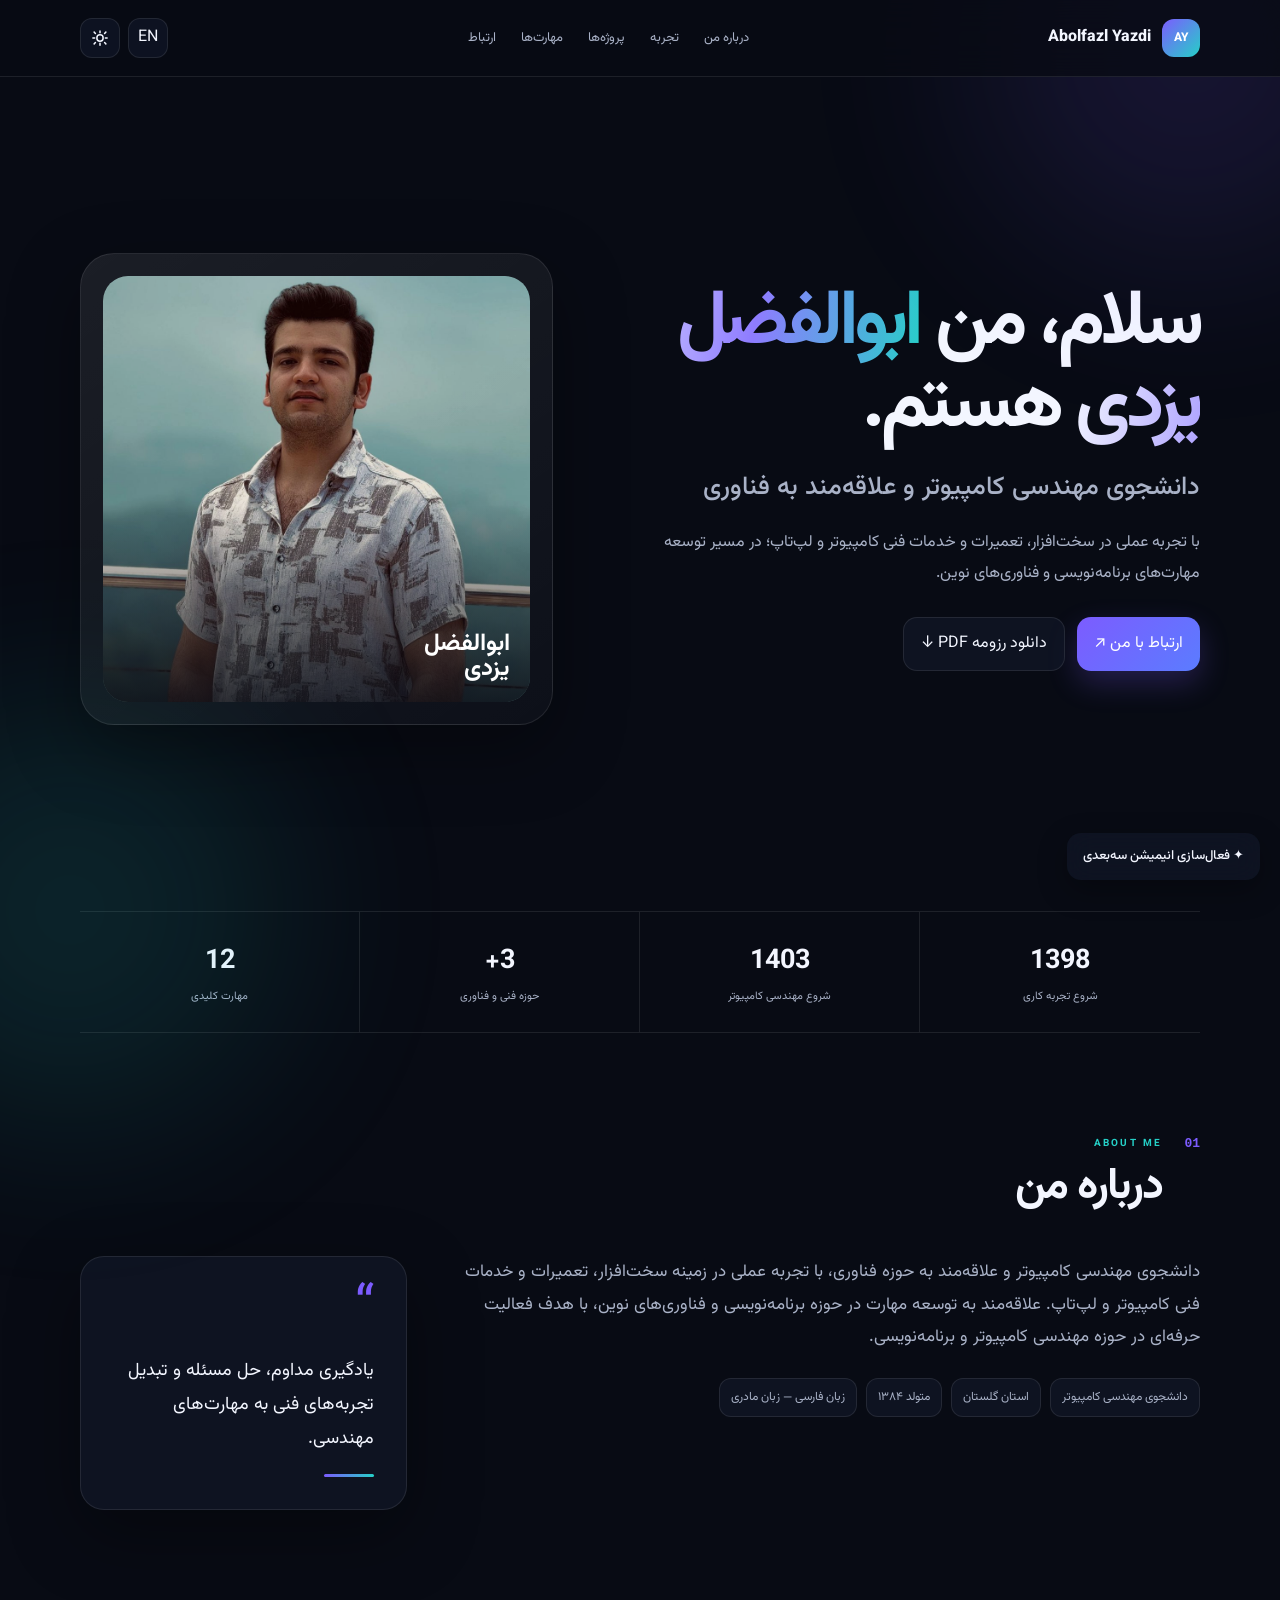
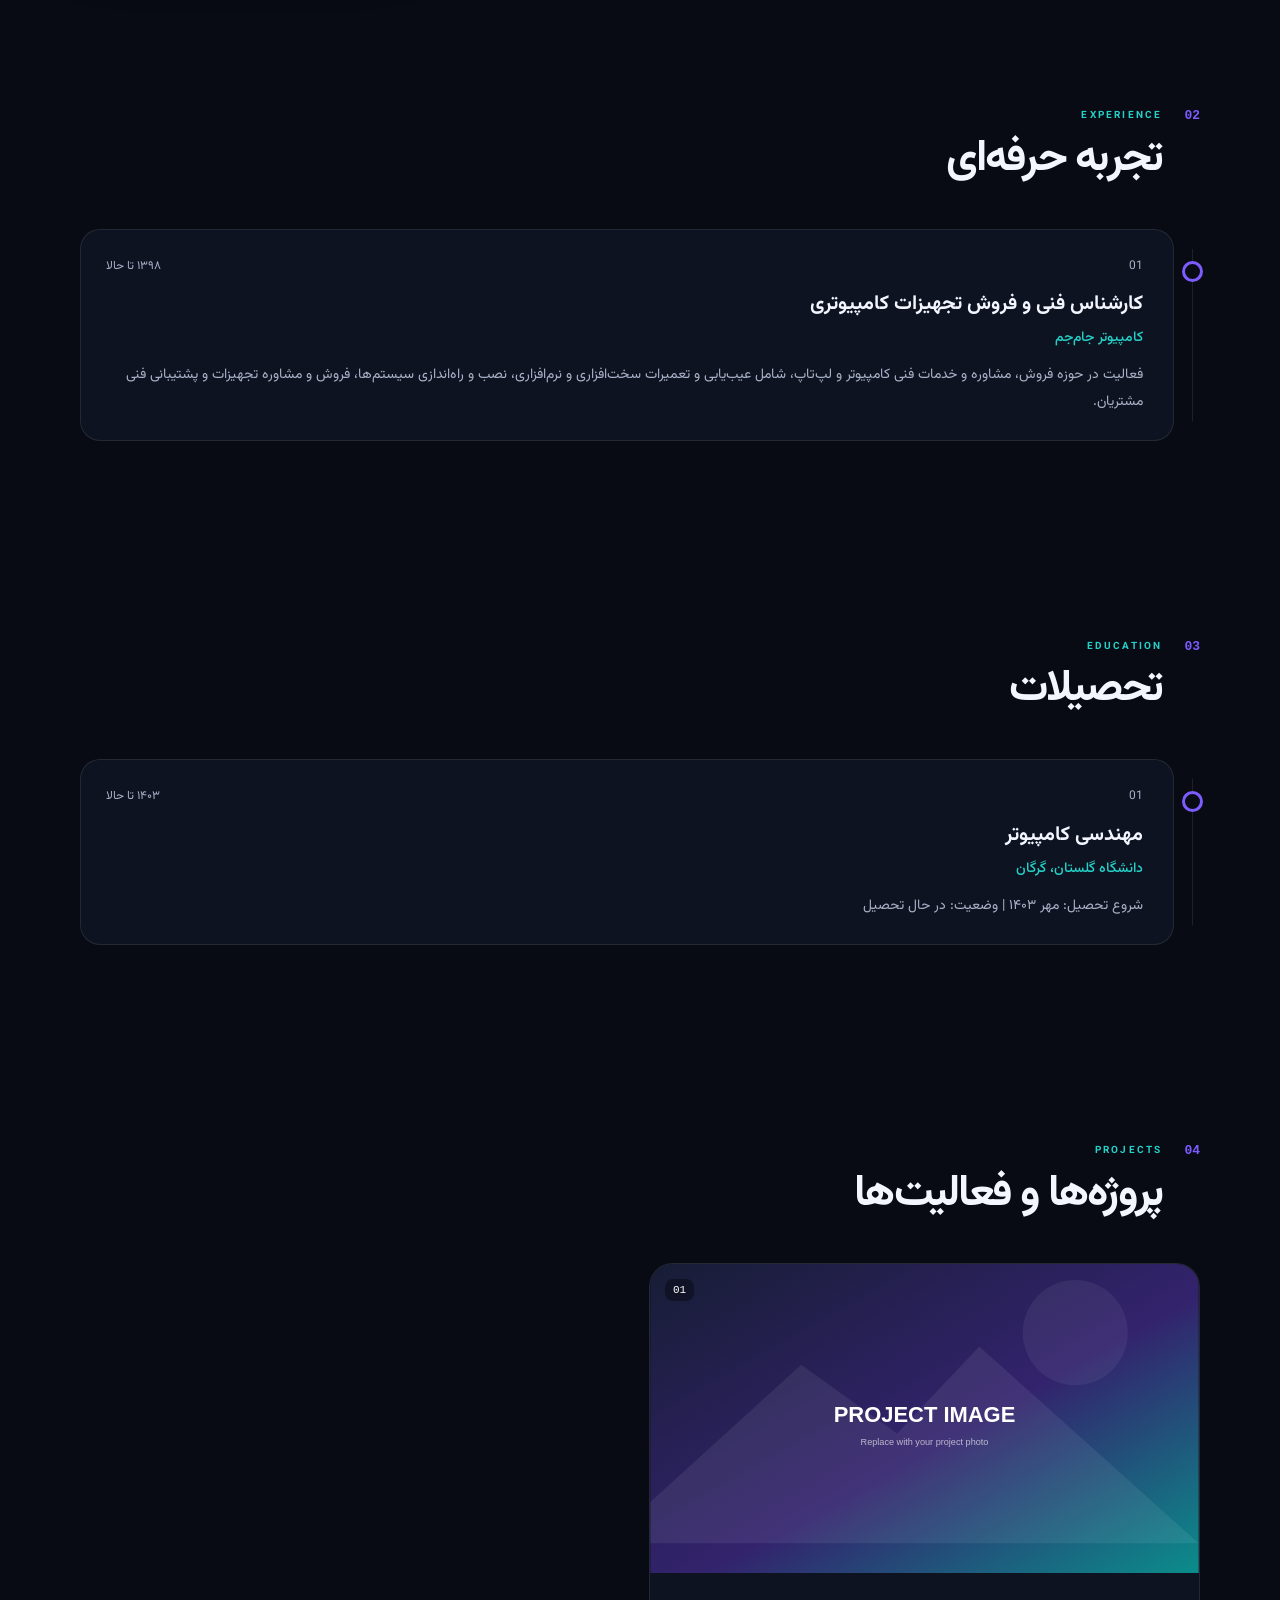
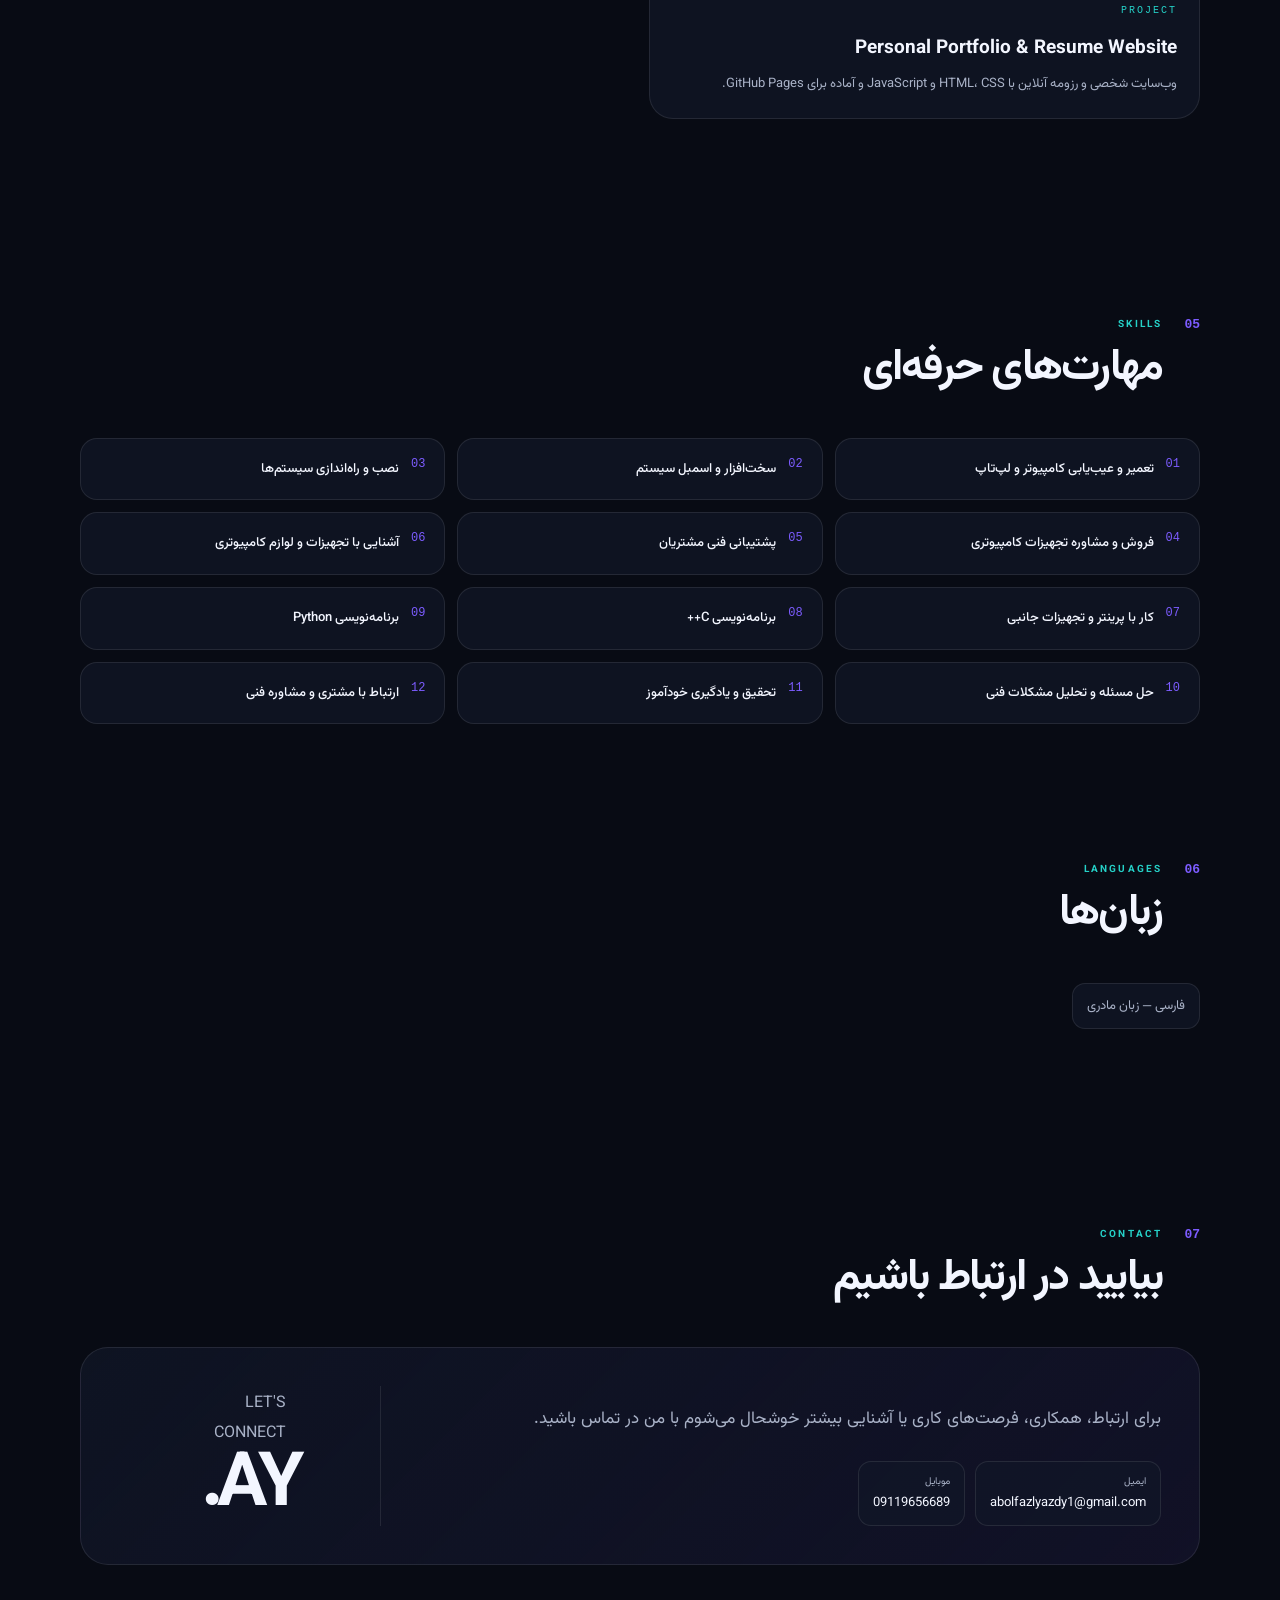
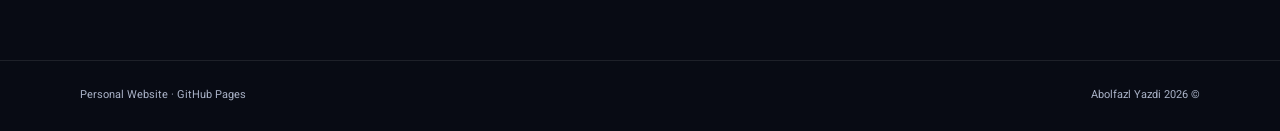
<file: index.html>
<!doctype html>
<html lang="fa" dir="rtl">
<head>
  <meta charset="utf-8">
  <meta name="google-site-verification" content="H2jRWzWPD08Bx3CznIB0a0OUBUmXRAevbCLT1VoNrnk" />
  <meta name="viewport" content="width=device-width, initial-scale=1">
  <title>ابوالفضل یزدی | Abolfazl Yazdi — دانشجوی مهندسی کامپیوتر، گرگان</title>
  <meta name="description" content="وب‌سایت رسمی ابوالفضل یزدی؛ دانشجوی مهندسی کامپیوتر دانشگاه گلستان (گرگان)، فعال حوزه سخت‌افزار، خدمات فنی کامپیوتر و علاقه‌مند به برنامه‌نویسی و فناوری.">
  <meta name="keywords" content="ابوالفضل یزدی, Abolfazl Yazdi, مهندسی کامپیوتر, برنامه نویسی, Python, C++, سخت افزار, تعمیر کامپیوتر, گلستان, گرگان">
  <meta name="author" content="Abolfazl Yazdi">
  <meta name="robots" content="index, follow, max-image-preview:large, max-snippet:-1, max-video-preview:-1">
  <meta name="theme-color" content="#080b14">
  <link rel="canonical" href="https://abolfazlyazdi.github.io/resume/"><link rel="alternate" type="application/pdf" hreflang="fa" href="https://abolfazlyazdi.github.io/resume/assets/resume-abolfazl-yazdi-fa.pdf" title="Resume PDF">
  <link rel="alternate" hreflang="fa" href="https://abolfazlyazdi.github.io/resume/">
  <link rel="alternate" hreflang="en" href="https://abolfazlyazdi.github.io/resume/en/">
  <link rel="alternate" hreflang="x-default" href="https://abolfazlyazdi.github.io/resume/">
  <meta property="og:type" content="profile">
  <meta property="og:site_name" content="ابوالفضل یزدی">
  <meta property="og:title" content="ابوالفضل یزدی | مهندسی کامپیوتر و فناوری">
  <meta property="og:description" content="وب‌سایت شخصی و رزومه آنلاین ابوالفضل یزدی.">
  <meta property="og:url" content="https://abolfazlyazdi.github.io/resume/">
  <meta property="og:image" content="https://abolfazlyazdi.github.io/resume/assets/images/og-image.jpg">
  <meta property="og:image:type" content="image/jpeg"><meta property="og:image:width" content="1200">
  <meta property="og:image:height" content="630">
  <meta property="og:image:alt" content="ابوالفضل یزدی، دانشجوی مهندسی کامپیوتر">
  <meta property="og:locale" content="fa_IR">
  <meta property="og:locale:alternate" content="en_US">
  <meta name="twitter:card" content="summary_large_image">
  <meta name="twitter:title" content="ابوالفضل یزدی | Abolfazl Yazdi">
  <meta name="twitter:description" content="Personal website and resume of Abolfazl Yazdi.">
  <meta name="twitter:image" content="https://abolfazlyazdi.github.io/resume/assets/images/og-image.jpg"><meta name="twitter:image:alt" content="ابوالفضل یزدی، دانشجوی مهندسی کامپیوتر">
  <link rel="icon" href="assets/images/favicon.svg" type="image/svg+xml"><link rel="icon" href="assets/images/icon-48.png" type="image/png" sizes="48x48"><link rel="icon" href="assets/images/icon-192.png" type="image/png" sizes="192x192"><link rel="apple-touch-icon" href="assets/images/icon-180.png">
  <link rel="manifest" href="site.webmanifest">
  <link rel="preconnect" href="https://fonts.googleapis.com">
  <link rel="preconnect" href="https://fonts.gstatic.com" crossorigin>
  <link href="https://fonts.googleapis.com/css2?family=Inter:wght@400;600;800&display=swap" rel="stylesheet">
  <link rel="preload" href="assets/fonts/Vazirmatn.woff" as="font" type="font/woff" crossorigin>
  <link rel="stylesheet" href="assets/css/style.css">
  <script type="application/ld+json" id="personSchema">{"@context":"https://schema.org","@graph":[{"@type":"ProfilePage","@id":"https://abolfazlyazdi.github.io/resume/#profilepage","url":"https://abolfazlyazdi.github.io/resume/","name":"ابوالفضل یزدی | دانشجوی مهندسی کامپیوتر، گرگان","inLanguage":"fa","dateModified":"2026-09-28","isPartOf":{"@id":"https://abolfazlyazdi.github.io/resume/#website"},"about":{"@id":"https://abolfazlyazdi.github.io/resume/#person"},"mainEntity":{"@id":"https://abolfazlyazdi.github.io/resume/#person"},"primaryImageOfPage":{"@id":"https://abolfazlyazdi.github.io/resume/#primaryimage"}},{"@type":"ImageObject","@id":"https://abolfazlyazdi.github.io/resume/#primaryimage","url":"https://abolfazlyazdi.github.io/resume/assets/images/profile.jpg","contentUrl":"https://abolfazlyazdi.github.io/resume/assets/images/profile.jpg","width":1000,"height":1000,"caption":"ابوالفضل یزدی، دانشجوی مهندسی کامپیوتر"},{"@type":"Person","@id":"https://abolfazlyazdi.github.io/resume/#person","name":"Abolfazl Yazdi","alternateName":["ابوالفضل یزدی"],"url":"https://abolfazlyazdi.github.io/resume/","image":{"@id":"https://abolfazlyazdi.github.io/resume/#primaryimage"},"mainEntityOfPage":{"@id":"https://abolfazlyazdi.github.io/resume/#profilepage"},"jobTitle":"دانشجوی مهندسی کامپیوتر و علاقه‌مند به فناوری","description":"دانشجوی مهندسی کامپیوتر و علاقه‌مند به حوزه فناوری، با تجربه عملی در زمینه سخت‌افزار، تعمیرات و خدمات فنی کامپیوتر و لپ‌تاپ. علاقه‌مند به توسعه مهارت در حوزه برنامه‌نویسی و فناوری‌های نوین، با هدف فعالیت حرفه‌ای در حوزه مهندسی کامپیوتر و برنامه‌نویسی.","email":"mailto:abolfazlyazdy1@gmail.com","telephone":"+989119656689","address":{"@type":"PostalAddress","addressRegion":"Golestan","addressCountry":"IR"},"knowsLanguage":["fa"],"sameAs":[],"alumniOf":[{"@type":"CollegeOrUniversity","name":"دانشگاه گلستان، گرگان"}],"worksFor":[{"@type":"Organization","name":"کامپیوتر جام‌جم"}],"knowsAbout":["تعمیر و عیب‌یابی کامپیوتر و لپ‌تاپ","سخت‌افزار و اسمبل سیستم","نصب و راه‌اندازی سیستم‌ها","فروش و مشاوره تجهیزات کامپیوتری","پشتیبانی فنی مشتریان","آشنایی با تجهیزات و لوازم کامپیوتری","کار با پرینتر و تجهیزات جانبی","برنامه‌نویسی C++","برنامه‌نویسی Python","حل مسئله و تحلیل مشکلات فنی","تحقیق و یادگیری خودآموز","ارتباط با مشتری و مشاوره فنی"]},{"@type":"WebSite","@id":"https://abolfazlyazdi.github.io/resume/#website","url":"https://abolfazlyazdi.github.io/resume/","name":"Abolfazl Yazdi","alternateName":"ابوالفضل یزدی","inLanguage":["fa","en"],"publisher":{"@id":"https://abolfazlyazdi.github.io/resume/#person"}}]}</script>
</head>
<body data-pr="1">
  <script>try{if(localStorage.getItem("theme")==="light")document.body.classList.add("light")}catch(e){}</script>
  <a class="skip-link" href="#main">پرش به محتوای اصلی</a>
  <div class="ambient ambient-a"></div><div class="ambient ambient-b"></div><div class="grid-bg"></div>
  <header class="site-header">
    <div class="container nav-wrap">
      <a class="brand" href="#home"><span class="brand-mark">AY</span><span>Abolfazl Yazdi</span></a>
      <nav class="nav" aria-label="ناوبری اصلی" id="mainNav">
        <a href="#about">درباره من</a><a href="#experience">تجربه</a><a href="#projects">پروژه‌ها</a><a href="#skills">مهارت‌ها</a><a href="#contact">ارتباط</a>
      </nav>
      <div class="nav-actions">
        <a class="lang-btn" href="en/" id="langSwitch" hreflang="en" lang="en">EN</a>
        <button id="themeToggle" class="icon-btn theme-toggle" aria-label="تغییر تم" aria-pressed="false">
          <svg class="icon-sun" viewBox="0 0 24 24" width="18" height="18" fill="none" stroke="currentColor" stroke-width="2" stroke-linecap="round" aria-hidden="true"><circle cx="12" cy="12" r="4.2"/><path d="M12 2.5v2.4M12 19.1v2.4M4.2 4.2l1.7 1.7M18.1 18.1l1.7 1.7M2.5 12h2.4M19.1 12h2.4M4.2 19.8l1.7-1.7M18.1 5.9l1.7-1.7"/></svg>
          <svg class="icon-moon" viewBox="0 0 24 24" width="18" height="18" fill="currentColor" aria-hidden="true"><path d="M20 14.2A8.4 8.4 0 0 1 9.8 4a8.6 8.6 0 1 0 10.2 10.2z"/></svg>
        </button>
        <button id="menuToggle" class="icon-btn nav-toggle" aria-label="باز کردن منو" aria-expanded="false" aria-controls="mainNav">☰</button>
      </div>
    </div>
  </header>

  <main id="main">
    <section id="home" class="hero container">
      <div class="hero-copy">
        <h1>سلام، من <span>ابوالفضل یزدی</span> هستم.</h1>
        <p class="hero-title">دانشجوی مهندسی کامپیوتر و علاقه‌مند به فناوری</p>
        <p class="hero-desc">با تجربه عملی در سخت‌افزار، تعمیرات و خدمات فنی کامپیوتر و لپ‌تاپ؛ در مسیر توسعه مهارت‌های برنامه‌نویسی و فناوری‌های نوین.</p>
        <div class="hero-actions">
          <a class="btn primary" href="#contact">ارتباط با من ↗</a>
          <a class="btn ghost" href="assets/resume-abolfazl-yazdi-fa.pdf" download>دانلود رزومه PDF ↓</a>
        </div>
        <div class="social-row" id="socialLinks"><!--pr:socialLinks--><!--/pr:socialLinks--></div>
      </div>
      <div class="hero-visual">
        <div class="profile-frame">
          <img src="assets/images/profile.jpg" alt="ابوالفضل یزدی، دانشجوی مهندسی کامپیوتر" width="520" height="520" fetchpriority="high" decoding="async">
          <div class="profile-bottom"><strong>ابوالفضل<br>یزدی</strong></div>
        </div>
      </div>
    </section>

    <section class="metrics container" aria-label="خلاصه رزومه">
      <div><strong>1398</strong><span>شروع تجربه کاری</span></div>
      <div><strong>1403</strong><span>شروع مهندسی کامپیوتر</span></div>
      <div><strong>3+</strong><span>حوزه فنی و فناوری</span></div>
      <div><strong>12</strong><span>مهارت کلیدی</span></div>
    </section>

    <section id="about" class="section container">
      <div class="section-heading"><span aria-hidden="true">01</span><div><small lang="en" aria-hidden="true">ABOUT ME</small><h2>درباره من</h2></div></div>
      <div class="about-grid">
        <div><p class="large-text">دانشجوی مهندسی کامپیوتر و علاقه‌مند به حوزه فناوری، با تجربه عملی در زمینه سخت‌افزار، تعمیرات و خدمات فنی کامپیوتر و لپ‌تاپ. علاقه‌مند به توسعه مهارت در حوزه برنامه‌نویسی و فناوری‌های نوین، با هدف فعالیت حرفه‌ای در حوزه مهندسی کامپیوتر و برنامه‌نویسی.</p><div class="facts" id="facts"><!--pr:facts--><span class="fact">دانشجوی مهندسی کامپیوتر</span><span class="fact">استان گلستان</span><span class="fact">متولد ۱۳۸۴</span><span class="fact">زبان فارسی — زبان مادری</span><!--/pr:facts--></div></div>
        <aside class="quote-card"><span aria-hidden="true">“</span><p>یادگیری مداوم، حل مسئله و تبدیل تجربه‌های فنی به مهارت‌های مهندسی.</p><i></i></aside>
      </div>
    </section>

    <section id="experience" class="section container">
      <div class="section-heading"><span aria-hidden="true">02</span><div><small lang="en" aria-hidden="true">EXPERIENCE</small><h2>تجربه حرفه‌ای</h2></div></div>
      <div class="timeline" id="experienceList"><!--pr:experienceList-->
    <article class="timeline-item"><div class="timeline-meta"><span>01</span><span>۱۳۹۸ تا حالا</span></div>
    <h3>کارشناس فنی و فروش تجهیزات کامپیوتری</h3><h4>کامپیوتر جام‌جم</h4><p>فعالیت در حوزه فروش، مشاوره و خدمات فنی کامپیوتر و لپ‌تاپ، شامل عیب‌یابی و تعمیرات سخت‌افزاری و نرم‌افزاری، نصب و راه‌اندازی سیستم‌ها، فروش و مشاوره تجهیزات و پشتیبانی فنی مشتریان.</p></article><!--/pr:experienceList--></div>
    </section>

    <section id="education" class="section container">
      <div class="section-heading"><span aria-hidden="true">03</span><div><small lang="en" aria-hidden="true">EDUCATION</small><h2>تحصیلات</h2></div></div>
      <div class="timeline" id="educationList"><!--pr:educationList-->
    <article class="timeline-item"><div class="timeline-meta"><span>01</span><span>۱۴۰۳ تا حالا</span></div>
    <h3>مهندسی کامپیوتر</h3><h4>دانشگاه گلستان، گرگان</h4><p>شروع تحصیل: مهر ۱۴۰۳ | وضعیت: در حال تحصیل</p></article><!--/pr:educationList--></div>
    </section>

    <section id="projects" class="section container">
      <div class="section-heading"><span aria-hidden="true">04</span><div><small lang="en" aria-hidden="true">PROJECTS</small><h2>پروژه‌ها و فعالیت‌ها</h2></div></div>
      <div class="projects-grid" id="projectsList"><!--pr:projectsList-->
    <article class="project-card"><div class="project-image"><img src="assets/images/project-placeholder.svg" alt="Personal Portfolio & Resume Website" loading="lazy" decoding="async"><span>01</span></div>
    <div class="project-body"><small>PROJECT</small><h3>Personal Portfolio & Resume Website</h3><p>وب‌سایت شخصی و رزومه آنلاین با HTML، CSS و JavaScript و آماده برای GitHub Pages.</p>
    </div></article><!--/pr:projectsList--></div>
    </section>

    <section id="skills" class="section container">
      <div class="section-heading"><span aria-hidden="true">05</span><div><small lang="en" aria-hidden="true">SKILLS</small><h2>مهارت‌های حرفه‌ای</h2></div></div>
      <ul class="skills-grid" id="skillsList"><!--pr:skillsList--><li class="skill"><span>01</span><strong>تعمیر و عیب‌یابی کامپیوتر و لپ‌تاپ</strong></li><li class="skill"><span>02</span><strong>سخت‌افزار و اسمبل سیستم</strong></li><li class="skill"><span>03</span><strong>نصب و راه‌اندازی سیستم‌ها</strong></li><li class="skill"><span>04</span><strong>فروش و مشاوره تجهیزات کامپیوتری</strong></li><li class="skill"><span>05</span><strong>پشتیبانی فنی مشتریان</strong></li><li class="skill"><span>06</span><strong>آشنایی با تجهیزات و لوازم کامپیوتری</strong></li><li class="skill"><span>07</span><strong>کار با پرینتر و تجهیزات جانبی</strong></li><li class="skill"><span>08</span><strong>برنامه‌نویسی C++</strong></li><li class="skill"><span>09</span><strong>برنامه‌نویسی Python</strong></li><li class="skill"><span>10</span><strong>حل مسئله و تحلیل مشکلات فنی</strong></li><li class="skill"><span>11</span><strong>تحقیق و یادگیری خودآموز</strong></li><li class="skill"><span>12</span><strong>ارتباط با مشتری و مشاوره فنی</strong></li><!--/pr:skillsList--></ul>
    </section>

    <section id="languages" class="section container compact-section">
      <div class="section-heading"><span aria-hidden="true">06</span><div><small lang="en" aria-hidden="true">LANGUAGES</small><h2>زبان‌ها</h2></div></div>
      <div class="language-card" id="languagesList"><!--pr:languagesList--><span class="language-pill">فارسی — زبان مادری</span><!--/pr:languagesList--></div>
    </section>

    <section id="contact" class="section container contact-section">
      <div class="section-heading"><span aria-hidden="true">07</span><div><small lang="en" aria-hidden="true">CONTACT</small><h2>بیایید در ارتباط باشیم</h2></div></div>
      <div class="contact-card">
        <div><p>برای ارتباط، همکاری، فرصت‌های کاری یا آشنایی بیشتر خوشحال می‌شوم با من در تماس باشید.</p><div class="contact-links" id="contactLinks"><!--pr:contactLinks--><a class="contact-link" href="mailto:abolfazlyazdy1@gmail.com"><small>ایمیل</small>abolfazlyazdy1@gmail.com</a><a class="contact-link" href="tel:09119656689"><small>موبایل</small>09119656689</a><!--/pr:contactLinks--></div></div>
        <div class="contact-symbol" aria-hidden="true"><span>LET'S<br>CONNECT</span><strong>AY<span>.</span></strong></div>
      </div>
    </section>
  </main>

  <footer class="footer"><div class="container footer-inner"><span>© <span id="year"></span> Abolfazl Yazdi</span><span>Personal Website · GitHub Pages</span></div></footer>
  <script src="assets/js/data.js"></script><script src="assets/js/app.js"></script>
  <script src="assets/js/scene.js" defer></script>
</body>
</html>
</file>
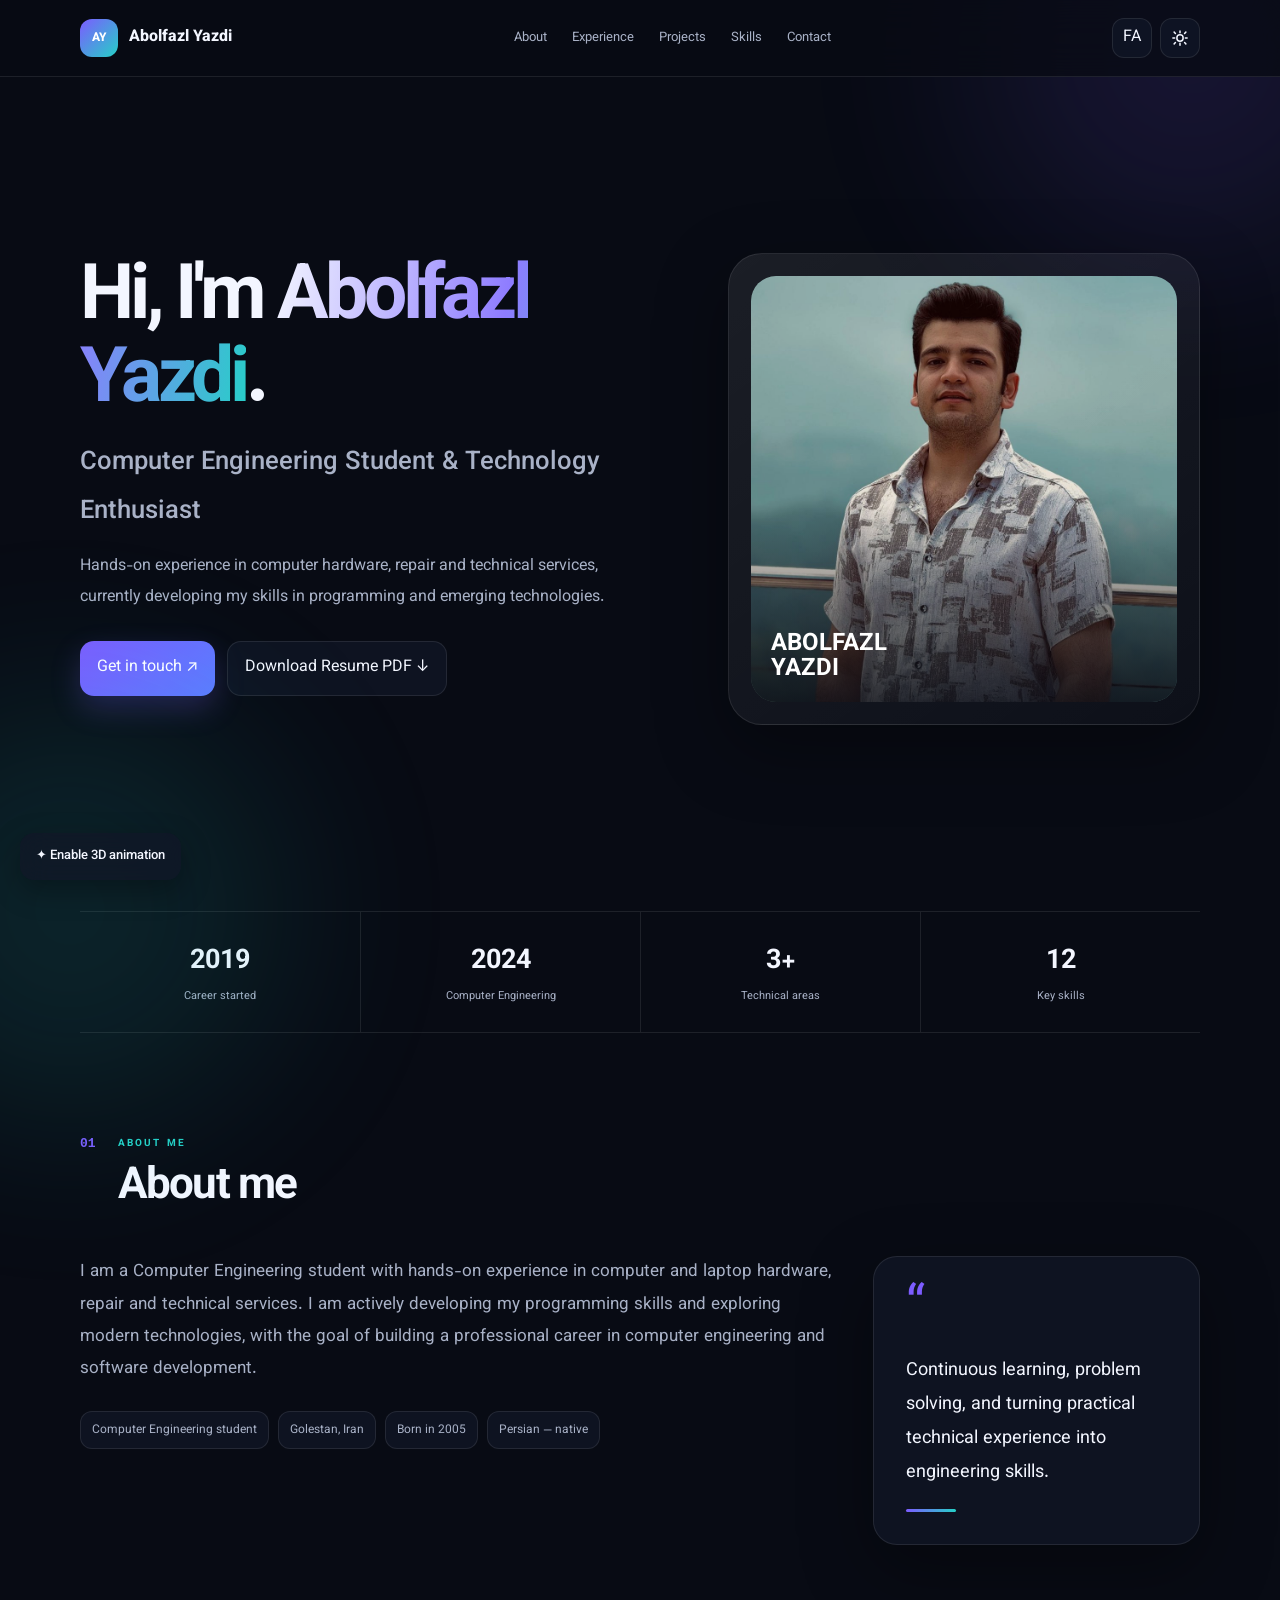
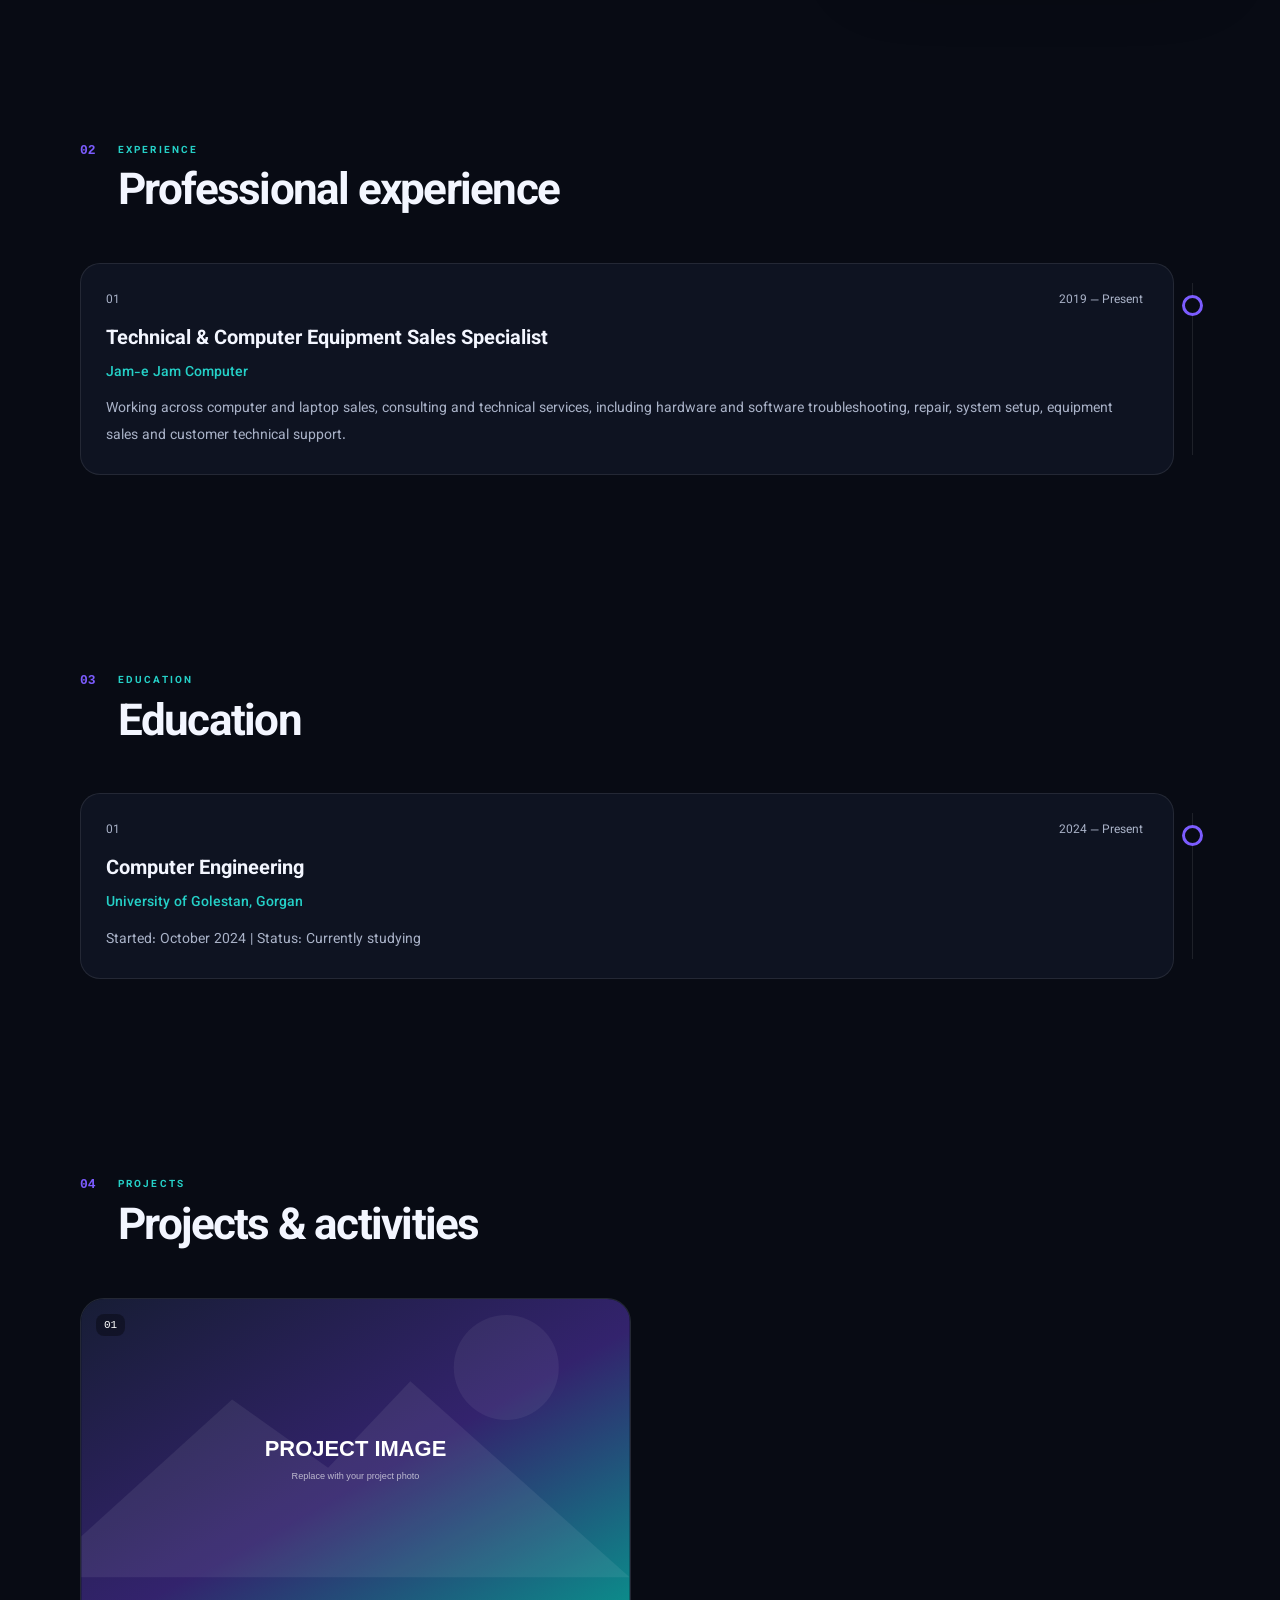
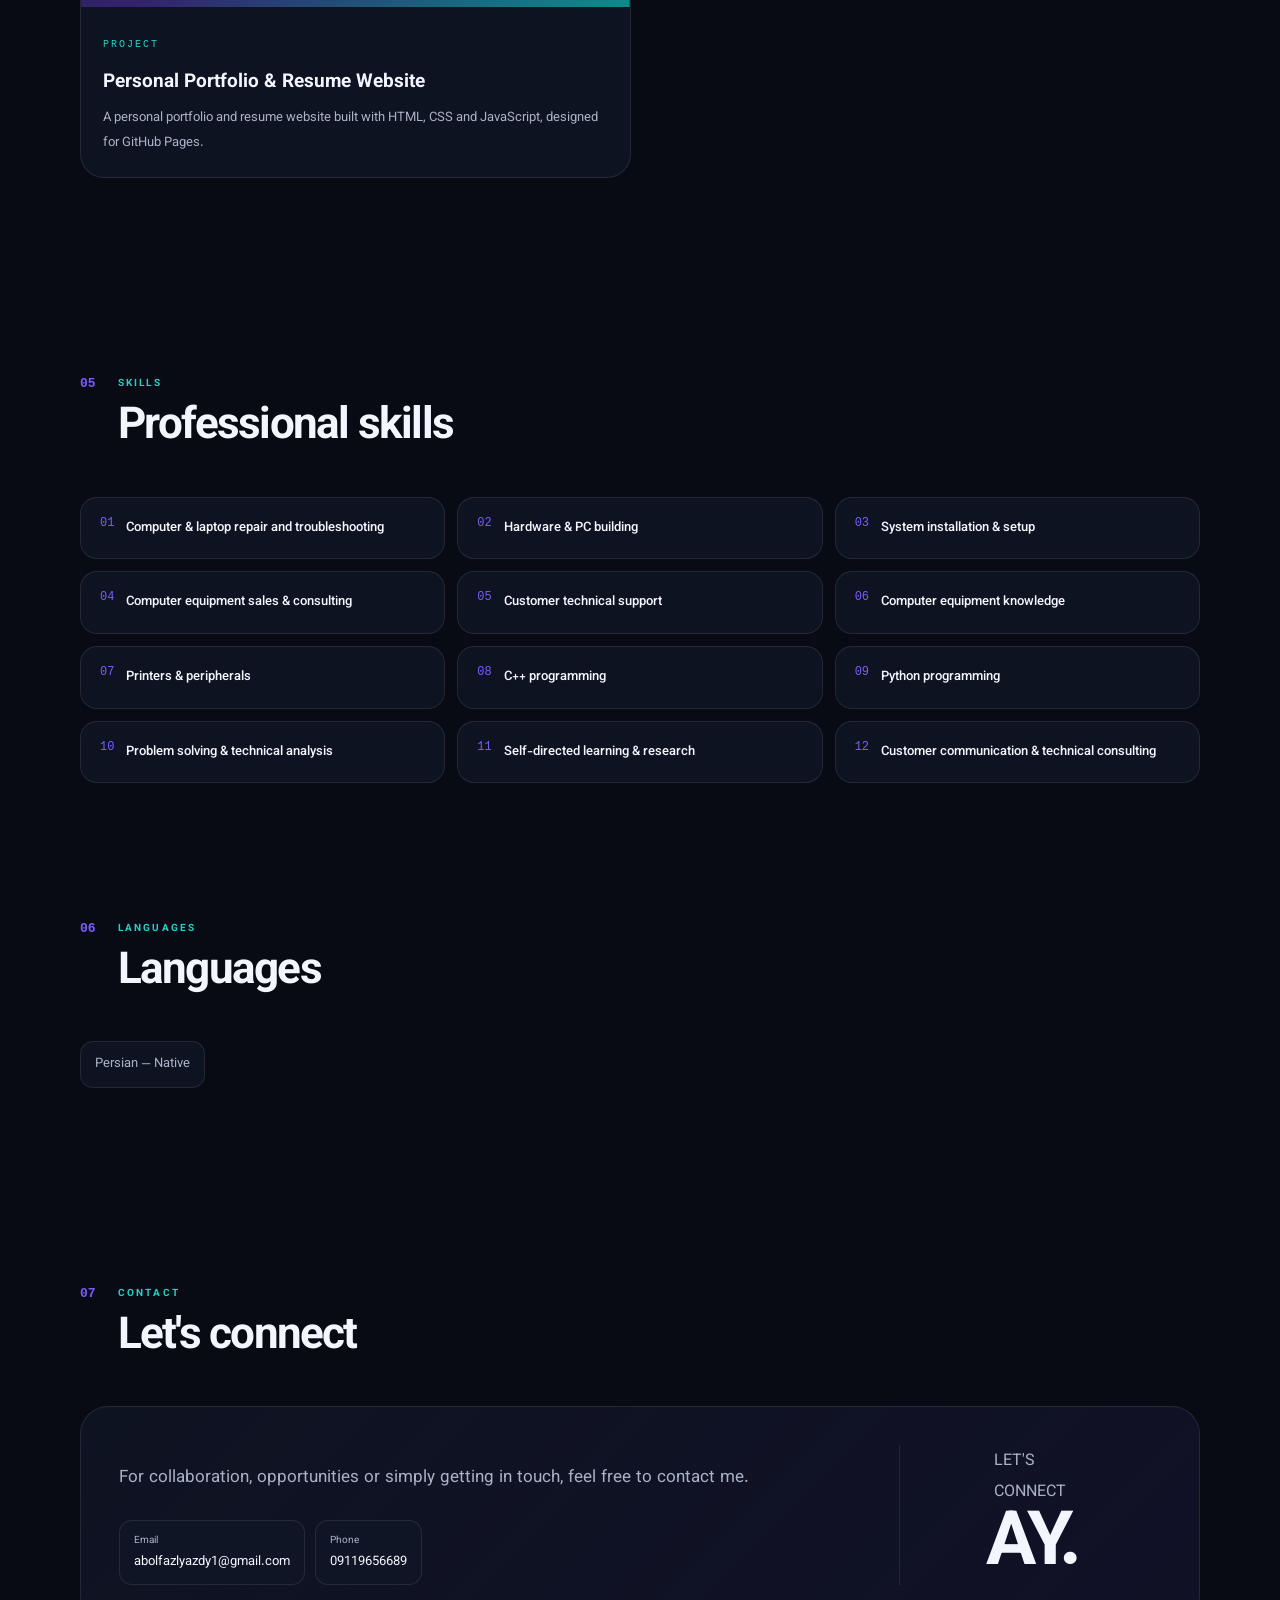
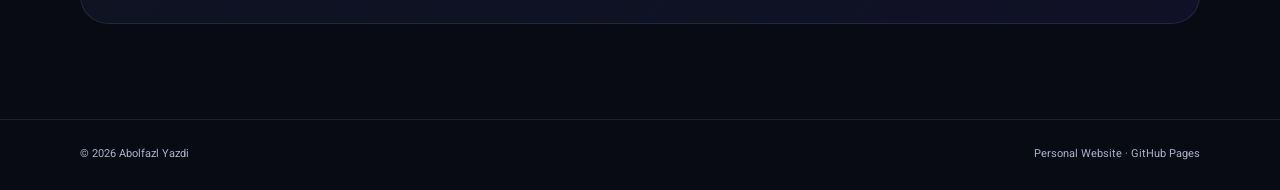
<file: en/index.html>
<!doctype html>
<html lang="en" dir="ltr">
<head>
  <meta charset="utf-8"><meta name="viewport" content="width=device-width, initial-scale=1">
  <title>Abolfazl Yazdi (ابوالفضل یزدی) | Computer Engineering Student, Gorgan</title>
  <meta name="google-site-verification" content="H2jRWzWPD08Bx3CznIB0a0OUBUmXRAevbCLT1VoNrnk" />
  <meta name="description" content="Official personal website and resume of Abolfazl Yazdi, a Computer Engineering student with hands-on experience in computer hardware, technical services and programming.">
  <meta name="keywords" content="Abolfazl Yazdi, ابوالفضل یزدی, computer engineering, Python, C++, hardware, computer repair, Golestan, Iran, Gorgan">
  <meta name="author" content="Abolfazl Yazdi"><meta name="robots" content="index, follow, max-image-preview:large, max-snippet:-1, max-video-preview:-1">
  <link rel="canonical" href="https://abolfazlyazdi.github.io/resume/en/"><link rel="alternate" type="application/pdf" hreflang="en" href="https://abolfazlyazdi.github.io/resume/assets/resume-abolfazl-yazdi-en.pdf" title="Resume PDF"><link rel="alternate" hreflang="fa" href="https://abolfazlyazdi.github.io/resume/"><link rel="alternate" hreflang="en" href="https://abolfazlyazdi.github.io/resume/en/"><link rel="alternate" hreflang="x-default" href="https://abolfazlyazdi.github.io/resume/">
  <meta property="og:type" content="profile"><meta property="og:site_name" content="Abolfazl Yazdi"><meta property="og:title" content="Abolfazl Yazdi | Computer Engineering & Technology"><meta property="og:description" content="Personal website and resume of Abolfazl Yazdi."><meta property="og:url" content="https://abolfazlyazdi.github.io/resume/en/"><meta property="og:image" content="https://abolfazlyazdi.github.io/resume/assets/images/og-image.jpg"><meta property="og:image:type" content="image/jpeg"><meta property="og:image:width" content="1200"><meta property="og:image:height" content="630"><meta property="og:image:alt" content="Abolfazl Yazdi, Computer Engineering student"><meta property="og:locale" content="en_US"><meta property="og:locale:alternate" content="fa_IR">
  <meta name="twitter:card" content="summary_large_image"><meta name="twitter:title" content="Abolfazl Yazdi | Personal Website"><meta name="twitter:description" content="Personal website and resume of Abolfazl Yazdi."><meta name="twitter:image" content="https://abolfazlyazdi.github.io/resume/assets/images/og-image.jpg"><meta name="twitter:image:alt" content="Abolfazl Yazdi, Computer Engineering student">
  <link rel="icon" href="../assets/images/favicon.svg" type="image/svg+xml"><link rel="icon" href="../assets/images/icon-48.png" type="image/png" sizes="48x48"><link rel="icon" href="../assets/images/icon-192.png" type="image/png" sizes="192x192"><link rel="apple-touch-icon" href="../assets/images/icon-180.png"><link rel="manifest" href="../site.webmanifest">
  <link rel="preconnect" href="https://fonts.googleapis.com"><link rel="preconnect" href="https://fonts.gstatic.com" crossorigin><link href="https://fonts.googleapis.com/css2?family=Inter:wght@400;600;800&display=swap" rel="stylesheet">
  <link rel="preload" href="../assets/fonts/Vazirmatn.woff" as="font" type="font/woff" crossorigin>
  <link rel="stylesheet" href="../assets/css/style.css"><script type="application/ld+json" id="personSchema">{"@context":"https://schema.org","@graph":[{"@type":"ProfilePage","@id":"https://abolfazlyazdi.github.io/resume/en/#profilepage","url":"https://abolfazlyazdi.github.io/resume/en/","name":"Abolfazl Yazdi | Computer Engineering Student, Gorgan","inLanguage":"en","dateModified":"2026-09-28","isPartOf":{"@id":"https://abolfazlyazdi.github.io/resume/#website"},"about":{"@id":"https://abolfazlyazdi.github.io/resume/#person"},"mainEntity":{"@id":"https://abolfazlyazdi.github.io/resume/#person"},"primaryImageOfPage":{"@id":"https://abolfazlyazdi.github.io/resume/en/#primaryimage"}},{"@type":"ImageObject","@id":"https://abolfazlyazdi.github.io/resume/en/#primaryimage","url":"https://abolfazlyazdi.github.io/resume/assets/images/profile.jpg","contentUrl":"https://abolfazlyazdi.github.io/resume/assets/images/profile.jpg","width":1000,"height":1000,"caption":"Abolfazl Yazdi, Computer Engineering student"},{"@type":"Person","@id":"https://abolfazlyazdi.github.io/resume/#person","name":"Abolfazl Yazdi","alternateName":["ابوالفضل یزدی"],"url":"https://abolfazlyazdi.github.io/resume/en/","image":{"@id":"https://abolfazlyazdi.github.io/resume/en/#primaryimage"},"mainEntityOfPage":{"@id":"https://abolfazlyazdi.github.io/resume/en/#profilepage"},"jobTitle":"Computer Engineering Student & Technology Enthusiast","description":"I am a Computer Engineering student with hands-on experience in computer and laptop hardware, repair and technical services. I am actively developing my programming skills and exploring modern technologies, with the goal of building a professional career in computer engineering and software development.","email":"mailto:abolfazlyazdy1@gmail.com","telephone":"+989119656689","address":{"@type":"PostalAddress","addressRegion":"Golestan","addressCountry":"IR"},"knowsLanguage":["fa"],"sameAs":[],"alumniOf":[{"@type":"CollegeOrUniversity","name":"University of Golestan, Gorgan"}],"worksFor":[{"@type":"Organization","name":"Jam-e Jam Computer"}],"knowsAbout":["Computer & laptop repair and troubleshooting","Hardware & PC building","System installation & setup","Computer equipment sales & consulting","Customer technical support","Computer equipment knowledge","Printers & peripherals","C++ programming","Python programming","Problem solving & technical analysis","Self-directed learning & research","Customer communication & technical consulting"]},{"@type":"WebSite","@id":"https://abolfazlyazdi.github.io/resume/#website","url":"https://abolfazlyazdi.github.io/resume/","name":"Abolfazl Yazdi","alternateName":"ابوالفضل یزدی","inLanguage":["fa","en"],"publisher":{"@id":"https://abolfazlyazdi.github.io/resume/#person"}}]}</script>
</head>
<body data-pr="1" data-lang="en">
<script>try{if(localStorage.getItem("theme")==="light")document.body.classList.add("light")}catch(e){}</script>
<a class="skip-link" href="#main">Skip to main content</a>
<div class="ambient ambient-a"></div><div class="ambient ambient-b"></div><div class="grid-bg"></div>
<header class="site-header"><div class="container nav-wrap"><a class="brand" href="#home"><span class="brand-mark">AY</span><span>Abolfazl Yazdi</span></a><nav class="nav" id="mainNav"><a href="#about">About</a><a href="#experience">Experience</a><a href="#projects">Projects</a><a href="#skills">Skills</a><a href="#contact">Contact</a></nav><div class="nav-actions"><a class="lang-btn" href="../" id="langSwitch" hreflang="fa" lang="fa">FA</a><button id="themeToggle" class="icon-btn theme-toggle" aria-label="Toggle theme" aria-pressed="false"><svg class="icon-sun" viewBox="0 0 24 24" width="18" height="18" fill="none" stroke="currentColor" stroke-width="2" stroke-linecap="round"><circle cx="12" cy="12" r="4.2"/><path d="M12 2.5v2.4M12 19.1v2.4M4.2 4.2l1.7 1.7M18.1 18.1l1.7 1.7M2.5 12h2.4M19.1 12h2.4M4.2 19.8l1.7-1.7M18.1 5.9l1.7-1.7"/></svg><svg class="icon-moon" viewBox="0 0 24 24" width="18" height="18" fill="currentColor"><path d="M20 14.2A8.4 8.4 0 0 1 9.8 4a8.6 8.6 0 1 0 10.2 10.2z"/></svg></button><button id="menuToggle" class="icon-btn nav-toggle" aria-label="Open menu" aria-expanded="false" aria-controls="mainNav">☰</button></div></div></header>
<main id="main">
<section id="home" class="hero container"><div class="hero-copy"><h1>Hi, I'm <span>Abolfazl Yazdi</span>.</h1><p class="hero-title">Computer Engineering Student & Technology Enthusiast</p><p class="hero-desc">Hands-on experience in computer hardware, repair and technical services, currently developing my skills in programming and emerging technologies.</p><div class="hero-actions"><a class="btn primary" href="#contact">Get in touch ↗</a><a class="btn ghost" href="../assets/resume-abolfazl-yazdi-en.pdf" download>Download Resume PDF ↓</a></div><div class="social-row" id="socialLinks"><!--pr:socialLinks--><!--/pr:socialLinks--></div></div><div class="hero-visual"><div class="profile-frame"><img src="../assets/images/profile.jpg" alt="Abolfazl Yazdi, Computer Engineering student" width="520" height="520" fetchpriority="high" decoding="async"><div class="profile-bottom"><strong>ABOLFAZL<br>YAZDI</strong></div></div></div></section>
<section class="metrics container"><div><strong>2019</strong><span>Career started</span></div><div><strong>2024</strong><span>Computer Engineering</span></div><div><strong>3+</strong><span>Technical areas</span></div><div><strong>12</strong><span>Key skills</span></div></section>
<section id="about" class="section container"><div class="section-heading"><span aria-hidden="true">01</span><div><small lang="en" aria-hidden="true">ABOUT ME</small><h2>About me</h2></div></div><div class="about-grid"><div><p class="large-text">I am a Computer Engineering student with hands-on experience in computer and laptop hardware, repair and technical services. I am actively developing my programming skills and exploring modern technologies, with the goal of building a professional career in computer engineering and software development.</p><div class="facts" id="facts"><!--pr:facts--><span class="fact">Computer Engineering student</span><span class="fact">Golestan, Iran</span><span class="fact">Born in 2005</span><span class="fact">Persian — native</span><!--/pr:facts--></div></div><aside class="quote-card"><span>“</span><p>Continuous learning, problem solving, and turning practical technical experience into engineering skills.</p><i></i></aside></div></section>
<section id="experience" class="section container"><div class="section-heading"><span aria-hidden="true">02</span><div><small lang="en" aria-hidden="true">EXPERIENCE</small><h2>Professional experience</h2></div></div><div class="timeline" id="experienceList"><!--pr:experienceList-->
    <article class="timeline-item"><div class="timeline-meta"><span>01</span><span>2019 — Present</span></div>
    <h3>Technical & Computer Equipment Sales Specialist</h3><h4>Jam-e Jam Computer</h4><p>Working across computer and laptop sales, consulting and technical services, including hardware and software troubleshooting, repair, system setup, equipment sales and customer technical support.</p></article><!--/pr:experienceList--></div></section>
<section id="education" class="section container"><div class="section-heading"><span aria-hidden="true">03</span><div><small lang="en" aria-hidden="true">EDUCATION</small><h2>Education</h2></div></div><div class="timeline" id="educationList"><!--pr:educationList-->
    <article class="timeline-item"><div class="timeline-meta"><span>01</span><span>2024 — Present</span></div>
    <h3>Computer Engineering</h3><h4>University of Golestan, Gorgan</h4><p>Started: October 2024 | Status: Currently studying</p></article><!--/pr:educationList--></div></section>
<section id="projects" class="section container"><div class="section-heading"><span aria-hidden="true">04</span><div><small lang="en" aria-hidden="true">PROJECTS</small><h2>Projects & activities</h2></div></div><div class="projects-grid" id="projectsList"><!--pr:projectsList-->
    <article class="project-card"><div class="project-image"><img src="../assets/images/project-placeholder.svg" alt="Personal Portfolio & Resume Website" loading="lazy" decoding="async"><span>01</span></div>
    <div class="project-body"><small>PROJECT</small><h3>Personal Portfolio & Resume Website</h3><p>A personal portfolio and resume website built with HTML, CSS and JavaScript, designed for GitHub Pages.</p>
    </div></article><!--/pr:projectsList--></div></section>
<section id="skills" class="section container"><div class="section-heading"><span aria-hidden="true">05</span><div><small lang="en" aria-hidden="true">SKILLS</small><h2>Professional skills</h2></div></div><ul class="skills-grid" id="skillsList"><!--pr:skillsList--><li class="skill"><span>01</span><strong>Computer & laptop repair and troubleshooting</strong></li><li class="skill"><span>02</span><strong>Hardware & PC building</strong></li><li class="skill"><span>03</span><strong>System installation & setup</strong></li><li class="skill"><span>04</span><strong>Computer equipment sales & consulting</strong></li><li class="skill"><span>05</span><strong>Customer technical support</strong></li><li class="skill"><span>06</span><strong>Computer equipment knowledge</strong></li><li class="skill"><span>07</span><strong>Printers & peripherals</strong></li><li class="skill"><span>08</span><strong>C++ programming</strong></li><li class="skill"><span>09</span><strong>Python programming</strong></li><li class="skill"><span>10</span><strong>Problem solving & technical analysis</strong></li><li class="skill"><span>11</span><strong>Self-directed learning & research</strong></li><li class="skill"><span>12</span><strong>Customer communication & technical consulting</strong></li><!--/pr:skillsList--></ul></section>
<section id="languages" class="section container compact-section"><div class="section-heading"><span aria-hidden="true">06</span><div><small lang="en" aria-hidden="true">LANGUAGES</small><h2>Languages</h2></div></div><div class="language-card" id="languagesList"><!--pr:languagesList--><span class="language-pill">Persian — Native</span><!--/pr:languagesList--></div></section>
<section id="contact" class="section container contact-section"><div class="section-heading"><span aria-hidden="true">07</span><div><small lang="en" aria-hidden="true">CONTACT</small><h2>Let's connect</h2></div></div><div class="contact-card"><div><p>For collaboration, opportunities or simply getting in touch, feel free to contact me.</p><div class="contact-links" id="contactLinks"><!--pr:contactLinks--><a class="contact-link" href="mailto:abolfazlyazdy1@gmail.com"><small>Email</small>abolfazlyazdy1@gmail.com</a><a class="contact-link" href="tel:09119656689"><small>Phone</small>09119656689</a><!--/pr:contactLinks--></div></div><div class="contact-symbol"><span>LET'S<br>CONNECT</span><strong>AY<span>.</span></strong></div></div></section>
</main><footer class="footer"><div class="container footer-inner"><span>© <span id="year"></span> Abolfazl Yazdi</span><span>Personal Website · GitHub Pages</span></div></footer>
<script src="../assets/js/data.js"></script><script src="../assets/js/app.js"></script>
<script src="../assets/js/scene.js" defer></script>
</body></html>
</file>
<file: assets/css/style.css>
@font-face{font-family:"Vazirmatn";src:url("../fonts/Vazirmatn.woff") format("woff");font-weight:100 900;font-style:normal;font-display:swap}
:root{--bg:#080b14;--surface:rgba(17,23,40,.72);--surface2:#111728;--text:#f3f6ff;--muted:#a9b2c7;--line:rgba(255,255,255,.09);--accent:#7c5cff;--accent2:#25d0c7;--shadow:0 24px 70px rgba(0,0,0,.35);--radius:24px;--container:1120px}
body.light{--bg:#f5f7fb;--surface:rgba(255,255,255,.8);--surface2:#fff;--text:#111522;--muted:#525b6e;--line:rgba(17,21,34,.1);--shadow:0 24px 70px rgba(29,37,61,.12)}
*{box-sizing:border-box;scroll-behavior:smooth}html,body{margin:0;padding:0}body{font-family:"Vazirmatn","Inter",system-ui,sans-serif;background:var(--bg);color:var(--text);line-height:1.9;overflow-x:hidden}body[dir=ltr]{font-family:"Inter","Vazirmatn",system-ui,sans-serif}a{color:inherit;text-decoration:none}button{font:inherit}.container{width:min(var(--container),calc(100% - 40px));margin-inline:auto}section[id]{scroll-margin-top:90px}:focus-visible{outline:2px solid var(--accent2);outline-offset:3px}.skip-link{position:absolute;top:-100px;left:10px;background:var(--accent);color:#fff;padding:10px 16px;border-radius:10px;z-index:100;transition:top .2s}.skip-link:focus{top:10px}.grid-bg{position:fixed;inset:0;pointer-events:none;opacity:.2;background-image:linear-gradient(var(--line) 1px,transparent 1px),linear-gradient(90deg,var(--line) 1px,transparent 1px);background-size:56px 56px;mask-image:linear-gradient(to bottom,#000,transparent 75%)}.ambient{position:fixed;width:420px;height:420px;border-radius:50%;filter:blur(100px);opacity:.13;pointer-events:none}.ambient-a{background:var(--accent);top:-160px;right:-120px}.ambient-b{background:var(--accent2);bottom:-220px;left:-140px}

.site-header{position:sticky;top:0;z-index:30;backdrop-filter:blur(18px);background:color-mix(in srgb,var(--bg) 78%,transparent);border-bottom:1px solid var(--line)}.nav-wrap{min-height:76px;display:flex;align-items:center;justify-content:space-between;gap:20px}.brand{display:flex;align-items:center;gap:11px;font-weight:800}.brand-mark{display:grid;place-items:center;width:38px;height:38px;border-radius:12px;background:linear-gradient(135deg,var(--accent),var(--accent2));color:#fff;font-size:12px}.nav{display:flex;gap:25px;color:var(--muted);font-size:13px}.nav a:hover{color:var(--text)}.nav-actions{display:flex;align-items:center;gap:8px}.lang-btn,.icon-btn{
  width:40px;
  height:40px;
  padding:0;
  display:grid;
  place-items:center;
  border:1px solid var(--line);
  background:var(--surface);
  color:var(--text);
  border-radius:12px;
  cursor:pointer
}.nav-toggle{display:none}

.hero{min-height:calc(100vh - 76px);display:grid;grid-template-columns:1.1fr .9fr;align-items:center;gap:70px;padding-block:75px}.theme-toggle .icon-moon{display:none}body.light .theme-toggle .icon-sun{display:none}body.light .theme-toggle .icon-moon{display:block}.hero h1{font-size:clamp(42px,6vw,78px);line-height:1.08;letter-spacing:-.055em;margin:0 0 15px}.hero h1 span{background:linear-gradient(100deg,var(--text),#8e7cff 55%,var(--accent2));-webkit-background-clip:text;background-clip:text;color:transparent}.hero-title{font-size:clamp(19px,2vw,26px);color:#cbd2e3;margin:0 0 12px;font-weight:500}.hero-desc{color:var(--muted);max-width:700px;font-size:16px}.hero-actions{display:flex;flex-wrap:wrap;gap:12px;margin-top:28px}.btn{border:1px solid var(--line);border-radius:14px;padding:11px 17px;cursor:pointer;transition:.2s;display:inline-flex;gap:10px;align-items:center}.btn:hover{transform:translateY(-2px)}.primary{color:#fff;border:0;background:linear-gradient(135deg,var(--accent),#5b7cff);box-shadow:0 12px 30px rgba(124,92,255,.24)}.ghost{background:var(--surface);color:var(--text)}.social-row{display:flex;gap:12px;margin-top:24px;flex-wrap:wrap}.social-link{font-size:12px;color:var(--muted);border-bottom:1px solid var(--line);padding-bottom:2px}.social-link:hover{color:var(--text);border-color:var(--accent)}.muted-link{opacity:.45}

.profile-frame{
  position:relative;
  aspect-ratio:1/1;
  border:1px solid var(--line);
  border-radius:34px;
  background:linear-gradient(145deg,rgba(255,255,255,.08),rgba(255,255,255,.025));
  box-shadow:var(--shadow);
  padding:0;
  overflow:hidden
}

.profile-frame img{
  position:absolute;
  top:22px;
  right:22px;
  bottom:22px;
  left:22px;
  width:calc(100% - 44px);
  height:calc(100% - 44px);
  object-fit:cover;
  border-radius:25px;
  opacity:.92;
  display:block
}

.profile-top{
  position:absolute;
  z-index:2;
  top:35px;
  left:38px;
  right:38px;
  color:#d8def0;
  font:10px monospace;
  letter-spacing:.15em
}

.profile-bottom{
  position:absolute;
  z-index:2;
  left:42px;
  right:42px;
  bottom:42px;
  display:flex;
  justify-content:flex-start;
  align-items:flex-end
}

.profile-bottom strong{
  max-width:100%;
  font-size:24px;
  line-height:1.05;
  text-align:right;
  white-space:normal;
  overflow-wrap:break-word
}

html[dir="ltr"] .profile-bottom strong{text-align:left}


.metrics{display:grid;grid-template-columns:repeat(4,1fr);border-block:1px solid var(--line);margin-top:10px}.metrics div{padding:24px;border-inline-start:1px solid var(--line);text-align:center}.metrics div:first-child{border:0}.metrics strong{display:block;font-size:27px}.metrics span{display:block;color:var(--muted);font-size:11px}

.section{padding-block:95px}.section-heading{display:flex;gap:22px;align-items:flex-start;margin-bottom:42px}.section-heading>span{color:var(--accent);font:700 13px monospace;padding-top:8px}.section-heading small{font-size:10px;letter-spacing:.22em;color:var(--accent2);font-weight:700}.section h2{margin:3px 0 0;font-size:clamp(28px,4vw,44px);letter-spacing:-.04em;line-height:1.2}.about-grid{display:grid;grid-template-columns:1.4fr .6fr;gap:30px}.large-text{color:var(--muted);font-size:17px;margin:0}.facts{display:flex;flex-wrap:wrap;gap:9px;margin-top:25px}.fact{border:1px solid var(--line);background:var(--surface);border-radius:12px;padding:7px 11px;font-size:12px;color:var(--muted)}.quote-card{background:var(--surface);border:1px solid var(--line);border-radius:var(--radius);padding:32px;box-shadow:var(--shadow)}.quote-card>span{font-size:54px;line-height:.8;color:var(--accent)}.quote-card p{font-size:18px}.quote-card i{display:block;width:50px;height:3px;border-radius:5px;background:linear-gradient(90deg,var(--accent),var(--accent2))}

.timeline{position:relative;display:grid;gap:18px}.timeline:before{content:"";position:absolute;inset-block:20px;right:7px;width:1px;background:var(--line)}body[dir=ltr] .timeline:before{right:auto;left:7px}.timeline-item{position:relative;padding:25px 30px 25px 25px;margin-right:26px;background:var(--surface);border:1px solid var(--line);border-radius:20px}.timeline-item:before{content:"";position:absolute;right:-30px;top:31px;width:15px;height:15px;border-radius:50%;background:var(--bg);border:3px solid var(--accent)}body[dir=ltr] .timeline-item{margin-right:0;margin-left:26px}body[dir=ltr] .timeline-item:before{right:auto;left:-30px}.timeline-meta{display:flex;justify-content:space-between;gap:15px;flex-wrap:wrap;color:var(--muted);font-size:12px}.timeline-item h3{margin:8px 0 2px;font-size:20px}.timeline-item h4{margin:0 0 10px;color:var(--accent2);font-size:14px;font-weight:500}.timeline-item p{margin:0;color:var(--muted);font-size:14px}

.projects-grid{display:grid;grid-template-columns:repeat(2,1fr);gap:18px}.project-card{background:var(--surface);border:1px solid var(--line);border-radius:24px;overflow:hidden}.project-image{position:relative;aspect-ratio:16/9;overflow:hidden}.project-image img{width:100%;height:100%;object-fit:cover;transition:.35s}.project-card:hover .project-image img{transform:scale(1.04)}.project-image span{position:absolute;top:15px;left:15px;padding:5px 8px;border-radius:8px;background:rgba(0,0,0,.35);color:#fff;font:11px monospace}.project-body{padding:22px}.project-body small{font:10px monospace;color:var(--accent2);letter-spacing:.2em}.project-body h3{margin:5px 0;font-size:19px}.project-body p{margin:0;color:var(--muted);font-size:13px}.project-body a{display:inline-block;margin-top:12px;color:#cfc7ff;font-size:12px}.section-note{color:var(--muted);font-size:12px;margin-top:14px}.skills-grid{display:grid;grid-template-columns:repeat(3,1fr);gap:12px}.skill{padding:18px 19px;border:1px solid var(--line);border-radius:17px;background:var(--surface);transition:.2s;display:flex;gap:12px;align-items:flex-start}.skill:hover{transform:translateY(-3px);border-color:rgba(124,92,255,.4)}.skill span{color:var(--accent);font:12px monospace}.skill strong{font-size:13px;font-weight:500}.compact-section{padding-top:35px}.language-card{display:flex;flex-wrap:wrap;gap:10px}.language-pill{border:1px solid var(--line);background:var(--surface);border-radius:13px;padding:10px 14px;color:var(--muted);font-size:13px}

.contact-card{display:grid;grid-template-columns:1fr .35fr;gap:30px;padding:38px;border-radius:28px;border:1px solid var(--line);background:linear-gradient(135deg,var(--surface),rgba(124,92,255,.08))}.contact-card>div:first-child>p{max-width:650px;color:var(--muted);font-size:17px}.contact-links{display:flex;flex-wrap:wrap;gap:10px;margin-top:25px}.contact-link{border:1px solid var(--line);border-radius:13px;padding:10px 14px;background:var(--surface);font-size:13px}.contact-link small{display:block;color:var(--muted);font-size:10px}.contact-symbol{display:flex;flex-direction:column;justify-content:center;align-items:center;border-inline-start:1px solid var(--line);color:var(--muted)}.contact-symbol strong{font-size:75px;line-height:1;letter-spacing:-.08em;color:var(--text)}

.footer{border-top:1px solid var(--line);color:var(--muted);font-size:11px}.footer-inner{min-height:70px;display:flex;justify-content:space-between;align-items:center;gap:15px}

@media(max-width:850px){.nav-toggle{display:grid;place-items:center}.nav{position:absolute;top:76px;inset-inline:0;flex-direction:column;gap:0;background:var(--bg);border-bottom:1px solid var(--line);max-height:0;overflow:hidden;transition:max-height .25s ease;z-index:40}.nav.open{max-height:320px}.nav a{padding:14px 20px;border-top:1px solid var(--line)}.hero{grid-template-columns:1fr;gap:35px;padding-top:55px}.metrics{grid-template-columns:repeat(2,1fr)}.metrics div:nth-child(3){border-inline-start:0;border-top:1px solid var(--line)}.metrics div:nth-child(4){border-top:1px solid var(--line)}.about-grid,.contact-card{grid-template-columns:1fr}.contact-symbol{border-inline-start:0;border-top:1px solid var(--line);padding-top:25px}.contact-symbol strong{font-size:56px}.skills-grid{grid-template-columns:repeat(2,1fr)}.projects-grid{grid-template-columns:1fr}}

@media(max-width:520px){.container{width:calc(100% - 26px)}.hero h1{font-size:38px}.section{padding-block:65px}.skills-grid{grid-template-columns:1fr}.metrics{grid-template-columns:1fr 1fr}.metrics div{padding:18px 8px}.profile-bottom{left:32px;right:32px;bottom:32px}.contact-symbol strong{font-size:44px}.contact-card{padding:26px}.footer-inner{flex-direction:column;justify-content:center;padding:15px 0;text-align:center}}

@media print{body{background:#fff!important;color:#111!important}.site-header,.hero-actions,.social-row,.grid-bg,.ambient,.footer,.contact-section,.nav-actions,.metrics{display:none!important}.hero{min-height:auto;padding:20px 0;grid-template-columns:1fr}.hero-visual{display:none}.section{padding:18px 0;break-inside:avoid}.section-heading{margin-bottom:12px}.section h2{font-size:23px}.quote-card{display:none}.about-grid{grid-template-columns:1fr}.timeline-item,.skill,.fact,.project-card{background:#fff!important;border:1px solid #ddd;box-shadow:none}.skills-grid{grid-template-columns:repeat(2,1fr)}.projects-grid{grid-template-columns:1fr 1fr}.large-text,.timeline-item p,.project-body p{color:#444}.hero h1{font-size:35px}}
/* --- fixes: light-theme contrast, photo caption legibility, motion, hidden mobile nav --- */
body.light{--accent2:#0b7f79}
body.light .hero-title{color:#3a4256}
body.light .project-body a{color:var(--accent)}
.hero-title{color:var(--muted)}
.profile-frame:after{content:"";position:absolute;left:22px;right:22px;bottom:22px;height:42%;border-radius:0 0 25px 25px;background:linear-gradient(to top,rgba(8,11,20,.82),transparent);pointer-events:none}
.profile-bottom strong{color:#fff}
@media(max-width:850px){.nav{visibility:hidden;transition:max-height .25s ease,visibility 0s .25s}.nav.open{visibility:visible;transition-delay:0s}}
@media(prefers-reduced-motion:reduce){*{scroll-behavior:auto!important;transition:none!important}}
ul.skills-grid{list-style:none;margin:0;padding:0}

#fxToggle,
#fxToggle.on,
#fxToggle:hover,
#fxToggle:focus,
#fxToggle[aria-pressed="true"] {
  border: 0 !important;
  outline: 0;
  box-shadow: none;
  background-origin: border-box;
  background-clip: border-box;
  background-repeat: no-repeat;
}

/* برای دسترسی‌پذیری: حلقهٔ فوکوس فقط با کیبورد */
#fxToggle:focus-visible {
  outline: 2px solid #fff;
  outline-offset: 3px;
}
</file>
